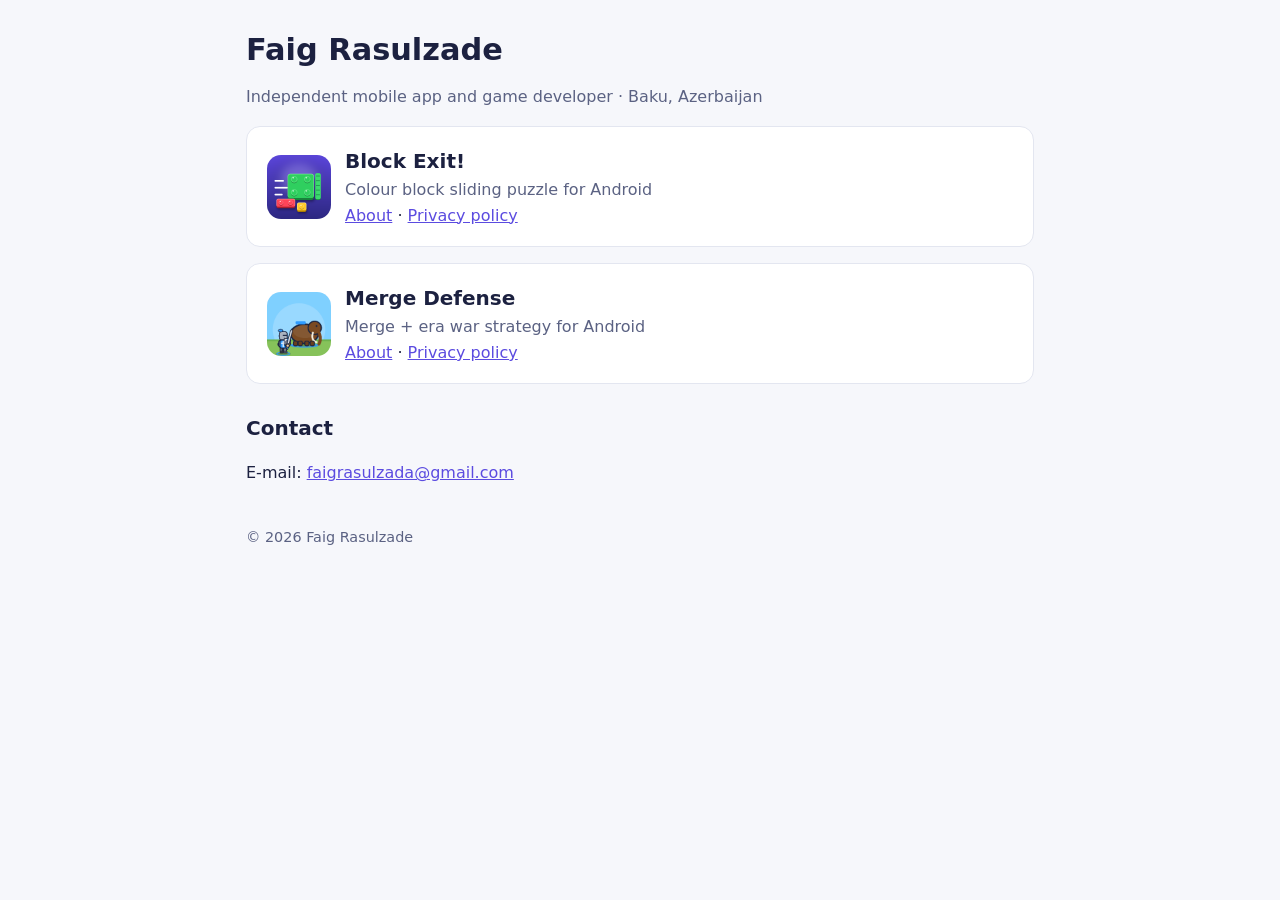
<file: index.html>
<!doctype html>
<html lang="en">
<head>
<meta charset="utf-8">
<meta name="viewport" content="width=device-width, initial-scale=1">
<title>Faig Rasulzade – Apps &amp; Games</title>
<meta name="description" content="Mobile apps and games by Faig Rasulzade, independent developer from Baku, Azerbaijan.">
<link rel="stylesheet" href="style.css">
</head>
<body>
<main>
<h1>Faig Rasulzade</h1>
<p class="muted">Independent mobile app and game developer · Baku, Azerbaijan</p>
<div class="card">
  <div class="app"><img src="blockexit/icon.png" alt="Block Exit! icon">
    <div><h2 style="margin:0">Block Exit!</h2>
    <div class="muted">Colour block sliding puzzle for Android</div>
    <a href="blockexit/">About</a> · <a href="blockexit/privacy.html">Privacy policy</a></div>
  </div>
</div>
<div class="card">
  <div class="app"><img src="mergedefense/icon.png" alt="Merge Defense icon">
    <div><h2 style="margin:0">Merge Defense</h2>
    <div class="muted">Merge + era war strategy for Android</div>
    <a href="mergedefense/">About</a> · <a href="mergedefense/privacy.html">Privacy policy</a></div>
  </div>
</div>
<h2>Contact</h2>
<p>E-mail: <a href="mailto:faigrasulzada@gmail.com">faigrasulzada@gmail.com</a></p>
<footer class="muted">© 2026 Faig Rasulzade</footer>
</main>
</body>
</html>
</file>
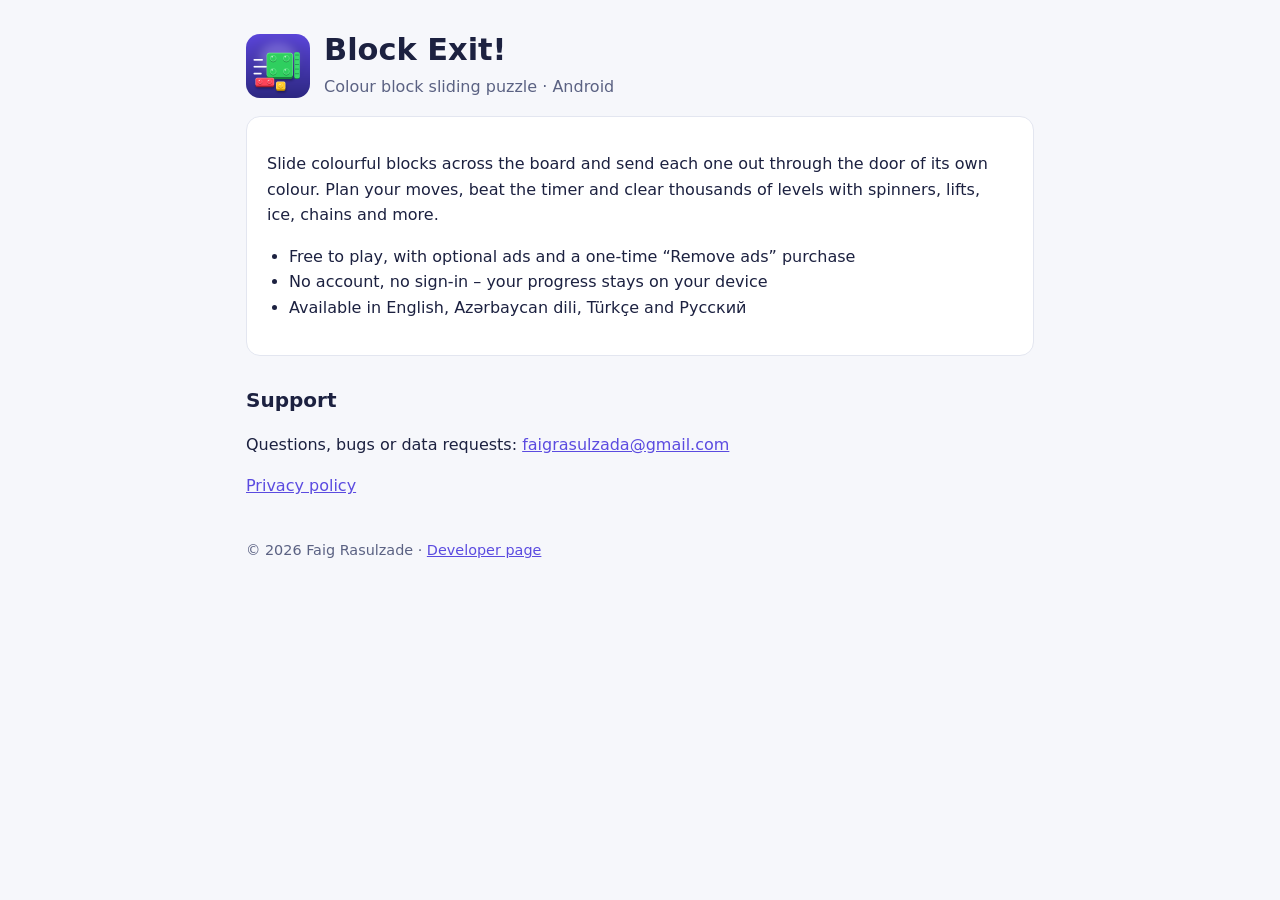
<file: blockexit/index.html>
<!doctype html>
<html lang="en">
<head>
<meta charset="utf-8">
<meta name="viewport" content="width=device-width, initial-scale=1">
<title>Block Exit! – Colour Block Puzzle</title>
<meta name="description" content="Block Exit! – slide colourful blocks out through doors of the same colour. A puzzle game for Android.">
<link rel="stylesheet" href="../style.css">
</head>
<body>
<main>
<div class="app"><img src="icon.png" alt="Block Exit! icon"><div><h1>Block Exit!</h1><div class="muted">Colour block sliding puzzle · Android</div></div></div>
<div class="card">
<p>Slide colourful blocks across the board and send each one out through the door of its own colour. Plan your moves, beat the timer and clear thousands of levels with spinners, lifts, ice, chains and more.</p>
<ul>
<li>Free to play, with optional ads and a one-time “Remove ads” purchase</li>
<li>No account, no sign-in – your progress stays on your device</li>
<li>Available in English, Azərbaycan dili, Türkçe and Русский</li>
</ul>
</div>
<h2>Support</h2>
<p>Questions, bugs or data requests: <a href="mailto:faigrasulzada@gmail.com">faigrasulzada@gmail.com</a></p>
<p><a href="privacy.html">Privacy policy</a></p>
<footer class="muted">© 2026 Faig Rasulzade · <a href="../">Developer page</a></footer>
</main>
</body>
</html>
</file>
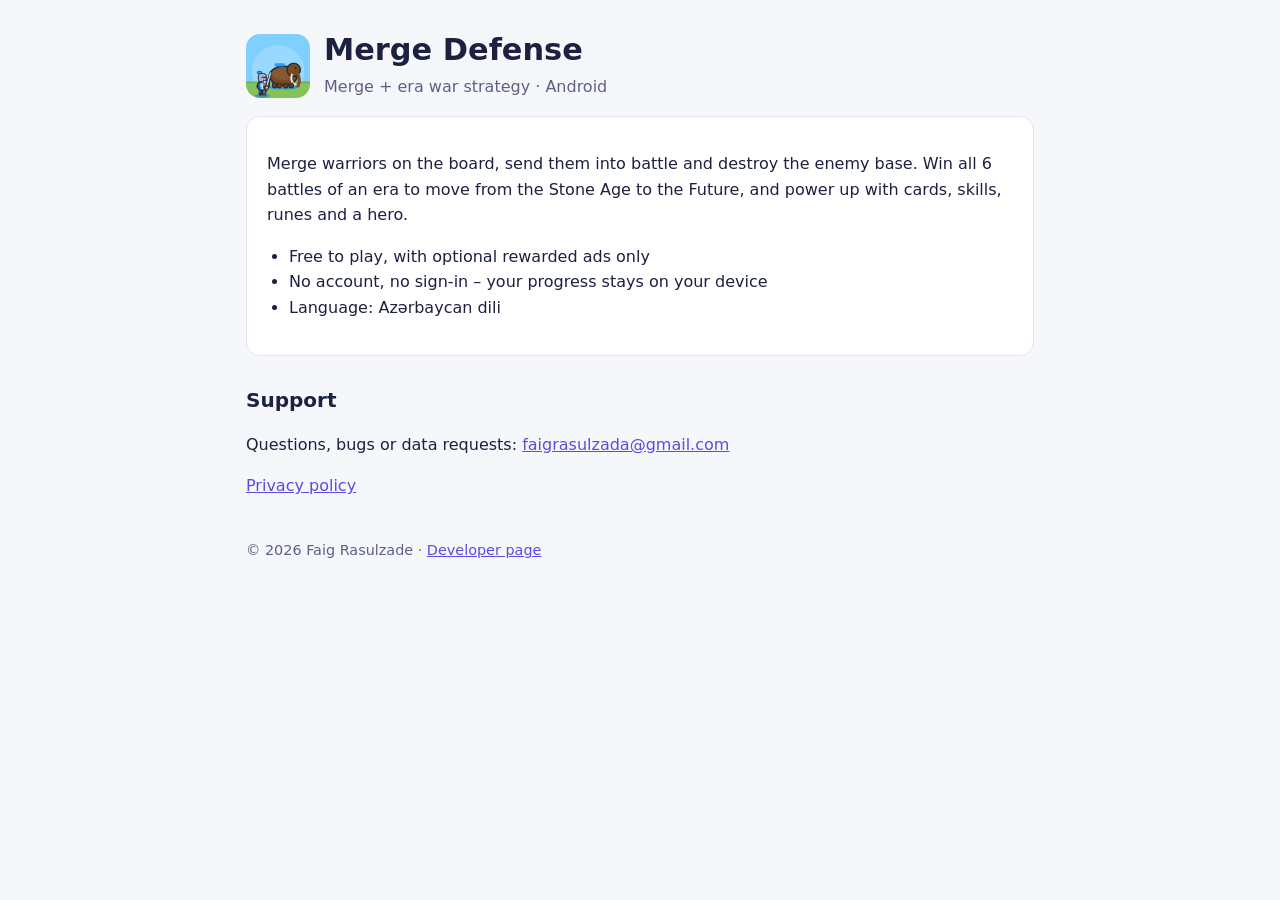
<file: mergedefense/index.html>
<!doctype html>
<html lang="en">
<head>
<meta charset="utf-8">
<meta name="viewport" content="width=device-width, initial-scale=1">
<title>Merge Defense – Merge &amp; Era War</title>
<meta name="description" content="Merge Defense – merge warriors and conquer the eras. A strategy game for Android.">
<link rel="stylesheet" href="../style.css">
</head>
<body>
<main>
<div class="app"><img src="icon.png" alt="Merge Defense icon"><div><h1>Merge Defense</h1><div class="muted">Merge + era war strategy · Android</div></div></div>
<div class="card">
<p>Merge warriors on the board, send them into battle and destroy the enemy base. Win all 6 battles of an era to move from the Stone Age to the Future, and power up with cards, skills, runes and a hero.</p>
<ul>
<li>Free to play, with optional rewarded ads only</li>
<li>No account, no sign-in – your progress stays on your device</li>
<li>Language: Azərbaycan dili</li>
</ul>
</div>
<h2>Support</h2>
<p>Questions, bugs or data requests: <a href="mailto:faigrasulzada@gmail.com">faigrasulzada@gmail.com</a></p>
<p><a href="privacy.html">Privacy policy</a></p>
<footer class="muted">© 2026 Faig Rasulzade · <a href="../">Developer page</a></footer>
</main>
</body>
</html>
</file>
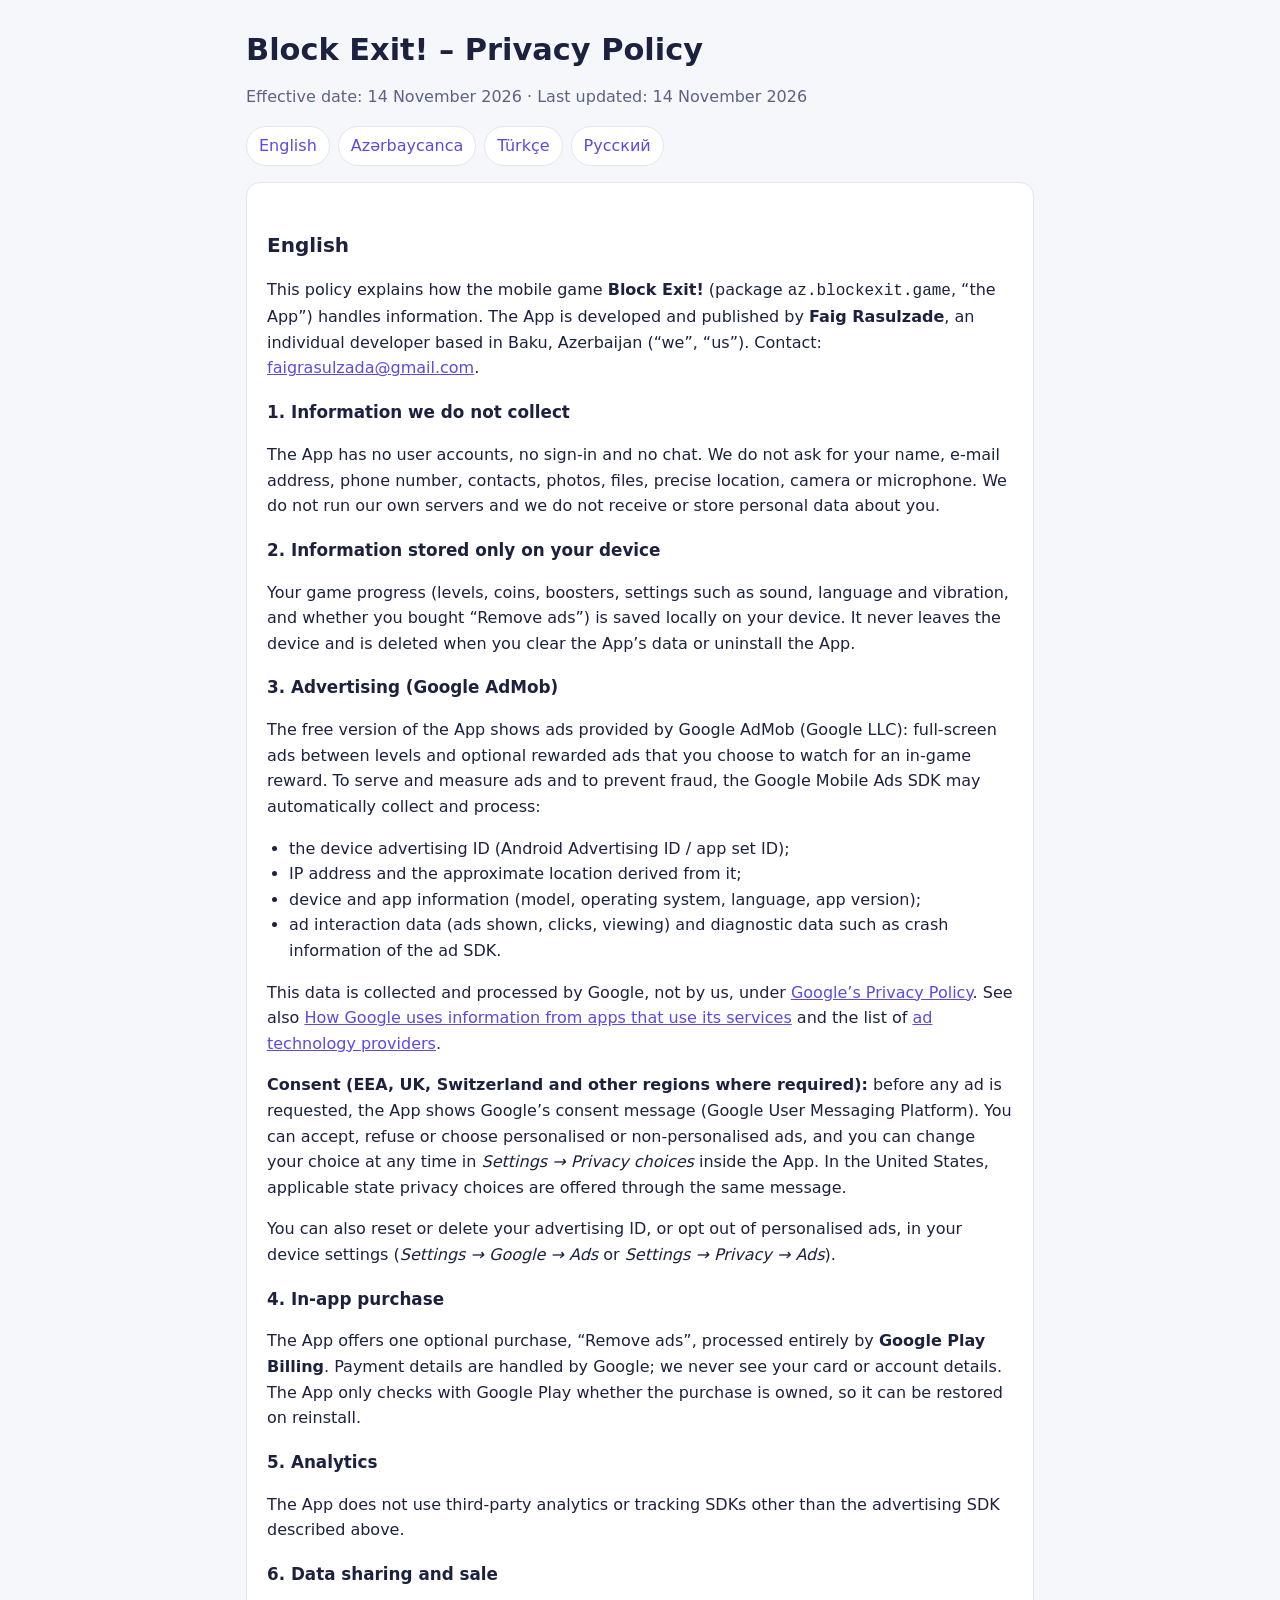
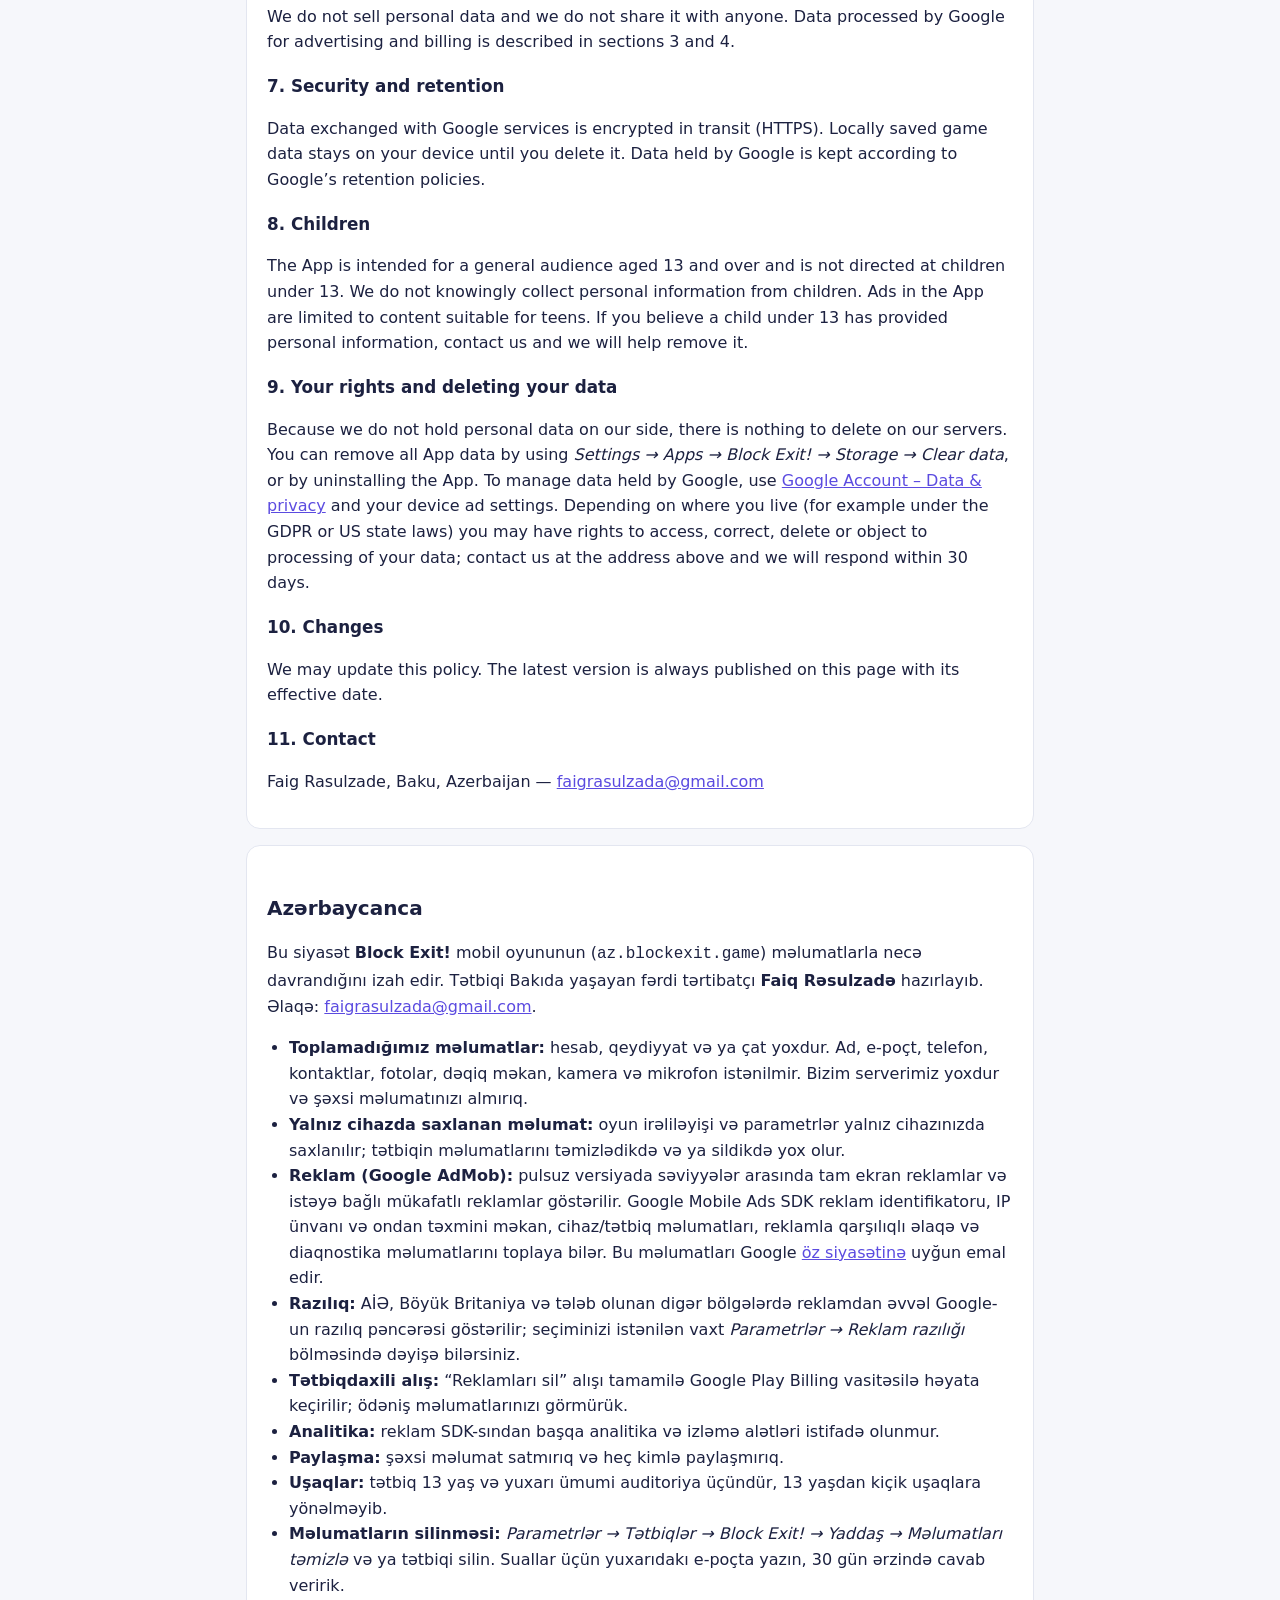
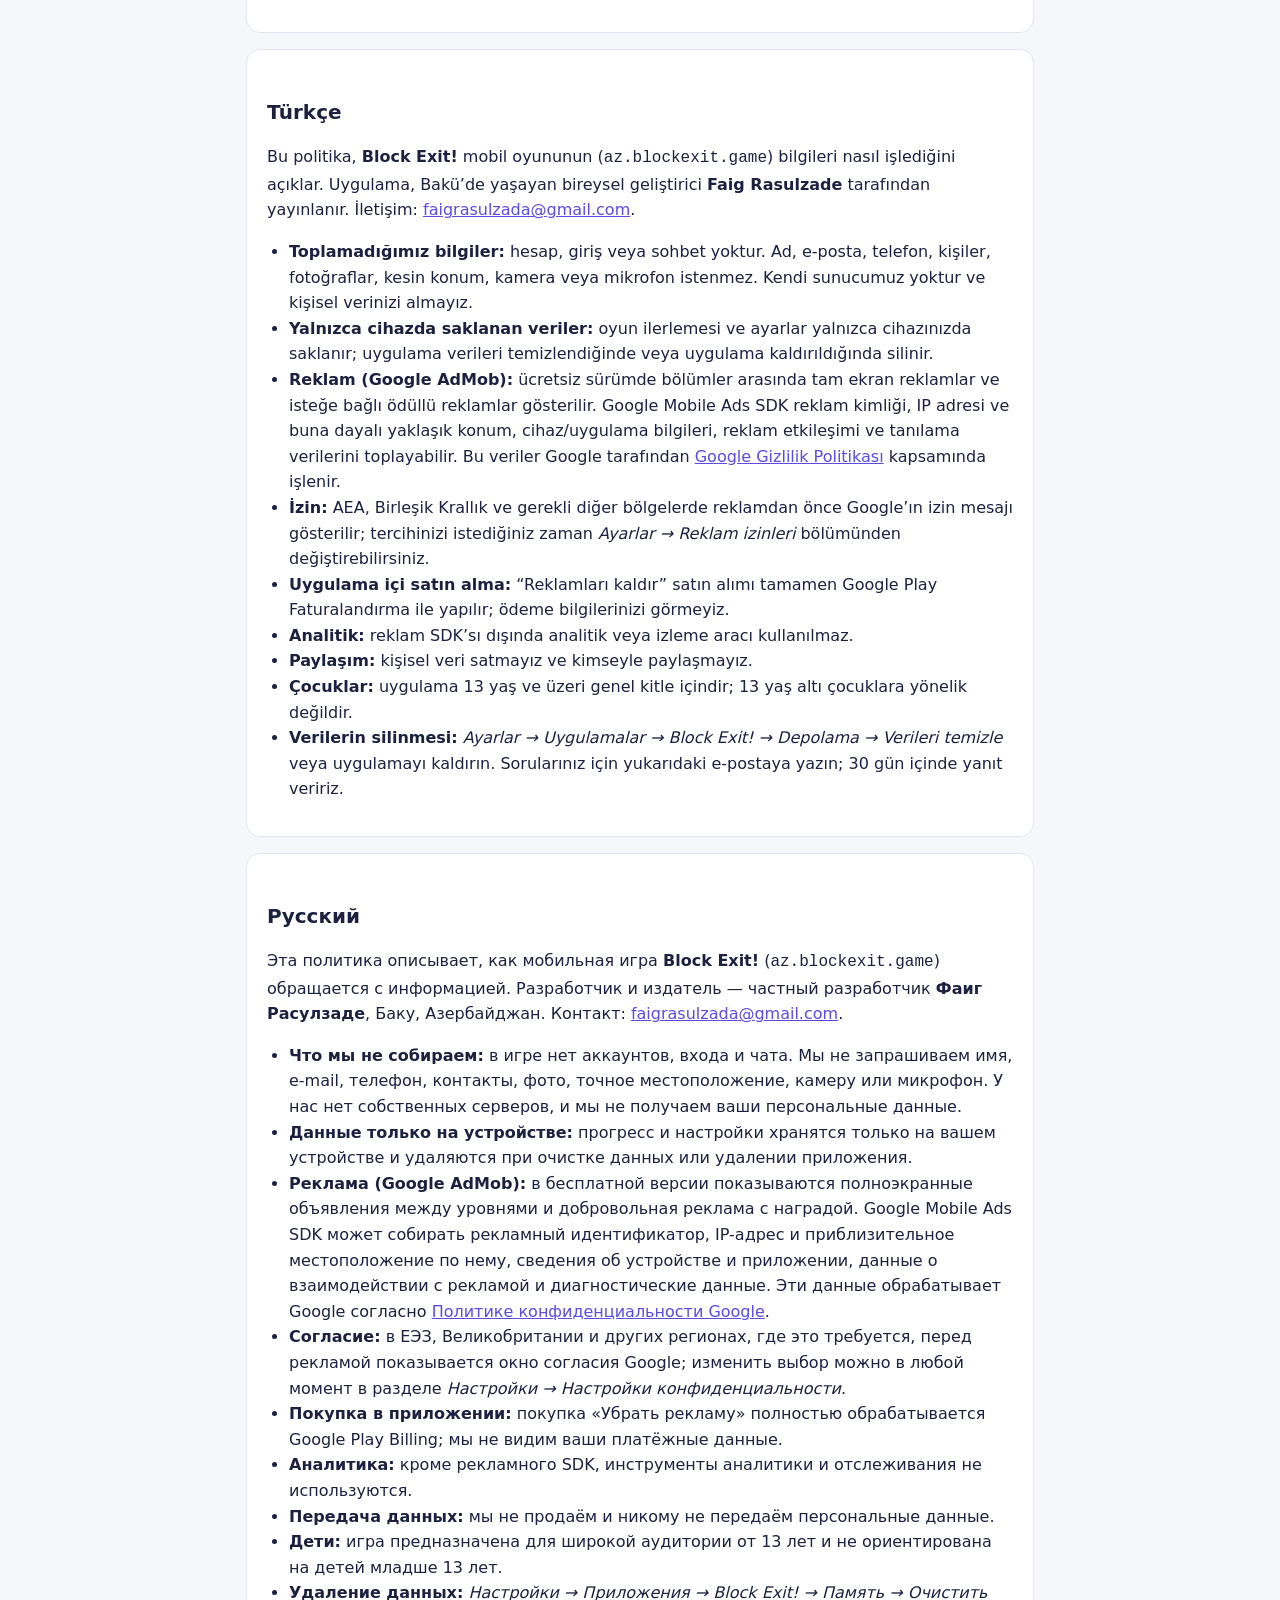
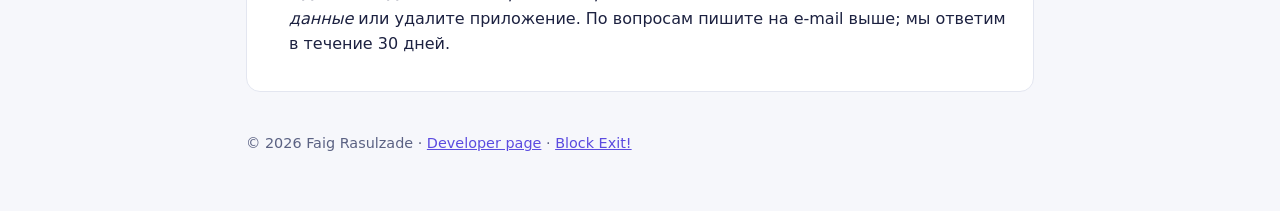
<file: blockexit/privacy.html>
<!doctype html>
<html lang="en">
<head>
<meta charset="utf-8">
<meta name="viewport" content="width=device-width, initial-scale=1">
<title>Block Exit! – Privacy Policy</title>
<meta name="description" content="Privacy policy of the Block Exit! puzzle game for Android.">
<link rel="stylesheet" href="../style.css">
</head>
<body>
<main>
<h1>Block Exit! – Privacy Policy</h1>
<p class="muted">Effective date: 14 November 2026 · Last updated: 14 November 2026</p>
<nav class="lang"><a href="#en">English</a><a href="#az">Azərbaycanca</a><a href="#tr">Türkçe</a><a href="#ru">Русский</a></nav>

<section id="en" class="card">
<h2>English</h2>
<p>This policy explains how the mobile game <strong>Block Exit!</strong> (package <code>az.blockexit.game</code>, “the App”) handles information. The App is developed and published by <strong>Faig Rasulzade</strong>, an individual developer based in Baku, Azerbaijan (“we”, “us”). Contact: <a href="mailto:faigrasulzada@gmail.com">faigrasulzada@gmail.com</a>.</p>

<h3>1. Information we do not collect</h3>
<p>The App has no user accounts, no sign-in and no chat. We do not ask for your name, e-mail address, phone number, contacts, photos, files, precise location, camera or microphone. We do not run our own servers and we do not receive or store personal data about you.</p>

<h3>2. Information stored only on your device</h3>
<p>Your game progress (levels, coins, boosters, settings such as sound, language and vibration, and whether you bought “Remove ads”) is saved locally on your device. It never leaves the device and is deleted when you clear the App’s data or uninstall the App.</p>

<h3>3. Advertising (Google AdMob)</h3>
<p>The free version of the App shows ads provided by Google AdMob (Google LLC): full-screen ads between levels and optional rewarded ads that you choose to watch for an in-game reward. To serve and measure ads and to prevent fraud, the Google Mobile Ads SDK may automatically collect and process:</p>
<ul>
<li>the device advertising ID (Android Advertising ID / app set ID);</li>
<li>IP address and the approximate location derived from it;</li>
<li>device and app information (model, operating system, language, app version);</li>
<li>ad interaction data (ads shown, clicks, viewing) and diagnostic data such as crash information of the ad SDK.</li>
</ul>
<p>This data is collected and processed by Google, not by us, under <a href="https://policies.google.com/privacy" target="_blank" rel="noopener">Google’s Privacy Policy</a>. See also <a href="https://policies.google.com/technologies/partner-sites" target="_blank" rel="noopener">How Google uses information from apps that use its services</a> and the list of <a href="https://support.google.com/admob/answer/9012903" target="_blank" rel="noopener">ad technology providers</a>.</p>
<p><strong>Consent (EEA, UK, Switzerland and other regions where required):</strong> before any ad is requested, the App shows Google’s consent message (Google User Messaging Platform). You can accept, refuse or choose personalised or non-personalised ads, and you can change your choice at any time in <em>Settings → Privacy choices</em> inside the App. In the United States, applicable state privacy choices are offered through the same message.</p>
<p>You can also reset or delete your advertising ID, or opt out of personalised ads, in your device settings (<em>Settings → Google → Ads</em> or <em>Settings → Privacy → Ads</em>).</p>

<h3>4. In-app purchase</h3>
<p>The App offers one optional purchase, “Remove ads”, processed entirely by <strong>Google Play Billing</strong>. Payment details are handled by Google; we never see your card or account details. The App only checks with Google Play whether the purchase is owned, so it can be restored on reinstall.</p>

<h3>5. Analytics</h3>
<p>The App does not use third-party analytics or tracking SDKs other than the advertising SDK described above.</p>

<h3>6. Data sharing and sale</h3>
<p>We do not sell personal data and we do not share it with anyone. Data processed by Google for advertising and billing is described in sections 3 and 4.</p>

<h3>7. Security and retention</h3>
<p>Data exchanged with Google services is encrypted in transit (HTTPS). Locally saved game data stays on your device until you delete it. Data held by Google is kept according to Google’s retention policies.</p>

<h3>8. Children</h3>
<p>The App is intended for a general audience aged 13 and over and is not directed at children under 13. We do not knowingly collect personal information from children. Ads in the App are limited to content suitable for teens. If you believe a child under 13 has provided personal information, contact us and we will help remove it.</p>

<h3>9. Your rights and deleting your data</h3>
<p>Because we do not hold personal data on our side, there is nothing to delete on our servers. You can remove all App data by using <em>Settings → Apps → Block Exit! → Storage → Clear data</em>, or by uninstalling the App. To manage data held by Google, use <a href="https://myaccount.google.com/data-and-privacy" target="_blank" rel="noopener">Google Account – Data &amp; privacy</a> and your device ad settings. Depending on where you live (for example under the GDPR or US state laws) you may have rights to access, correct, delete or object to processing of your data; contact us at the address above and we will respond within 30 days.</p>

<h3>10. Changes</h3>
<p>We may update this policy. The latest version is always published on this page with its effective date.</p>

<h3>11. Contact</h3>
<p>Faig Rasulzade, Baku, Azerbaijan — <a href="mailto:faigrasulzada@gmail.com">faigrasulzada@gmail.com</a></p>
</section>

<section id="az" class="card" lang="az">
<h2>Azərbaycanca</h2>
<p>Bu siyasət <strong>Block Exit!</strong> mobil oyununun (<code>az.blockexit.game</code>) məlumatlarla necə davrandığını izah edir. Tətbiqi Bakıda yaşayan fərdi tərtibatçı <strong>Faiq Rəsulzadə</strong> hazırlayıb. Əlaqə: <a href="mailto:faigrasulzada@gmail.com">faigrasulzada@gmail.com</a>.</p>
<ul>
<li><strong>Toplamadığımız məlumatlar:</strong> hesab, qeydiyyat və ya çat yoxdur. Ad, e-poçt, telefon, kontaktlar, fotolar, dəqiq məkan, kamera və mikrofon istənilmir. Bizim serverimiz yoxdur və şəxsi məlumatınızı almırıq.</li>
<li><strong>Yalnız cihazda saxlanan məlumat:</strong> oyun irəliləyişi və parametrlər yalnız cihazınızda saxlanılır; tətbiqin məlumatlarını təmizlədikdə və ya sildikdə yox olur.</li>
<li><strong>Reklam (Google AdMob):</strong> pulsuz versiyada səviyyələr arasında tam ekran reklamlar və istəyə bağlı mükafatlı reklamlar göstərilir. Google Mobile Ads SDK reklam identifikatoru, IP ünvanı və ondan təxmini məkan, cihaz/tətbiq məlumatları, reklamla qarşılıqlı əlaqə və diaqnostika məlumatlarını toplaya bilər. Bu məlumatları Google <a href="https://policies.google.com/privacy" target="_blank" rel="noopener">öz siyasətinə</a> uyğun emal edir.</li>
<li><strong>Razılıq:</strong> AİƏ, Böyük Britaniya və tələb olunan digər bölgələrdə reklamdan əvvəl Google-un razılıq pəncərəsi göstərilir; seçiminizi istənilən vaxt <em>Parametrlər → Reklam razılığı</em> bölməsində dəyişə bilərsiniz.</li>
<li><strong>Tətbiqdaxili alış:</strong> “Reklamları sil” alışı tamamilə Google Play Billing vasitəsilə həyata keçirilir; ödəniş məlumatlarınızı görmürük.</li>
<li><strong>Analitika:</strong> reklam SDK-sından başqa analitika və izləmə alətləri istifadə olunmur.</li>
<li><strong>Paylaşma:</strong> şəxsi məlumat satmırıq və heç kimlə paylaşmırıq.</li>
<li><strong>Uşaqlar:</strong> tətbiq 13 yaş və yuxarı ümumi auditoriya üçündür, 13 yaşdan kiçik uşaqlara yönəlməyib.</li>
<li><strong>Məlumatların silinməsi:</strong> <em>Parametrlər → Tətbiqlər → Block Exit! → Yaddaş → Məlumatları təmizlə</em> və ya tətbiqi silin. Suallar üçün yuxarıdakı e-poçta yazın, 30 gün ərzində cavab veririk.</li>
</ul>
</section>

<section id="tr" class="card" lang="tr">
<h2>Türkçe</h2>
<p>Bu politika, <strong>Block Exit!</strong> mobil oyununun (<code>az.blockexit.game</code>) bilgileri nasıl işlediğini açıklar. Uygulama, Bakü’de yaşayan bireysel geliştirici <strong>Faig Rasulzade</strong> tarafından yayınlanır. İletişim: <a href="mailto:faigrasulzada@gmail.com">faigrasulzada@gmail.com</a>.</p>
<ul>
<li><strong>Toplamadığımız bilgiler:</strong> hesap, giriş veya sohbet yoktur. Ad, e-posta, telefon, kişiler, fotoğraflar, kesin konum, kamera veya mikrofon istenmez. Kendi sunucumuz yoktur ve kişisel verinizi almayız.</li>
<li><strong>Yalnızca cihazda saklanan veriler:</strong> oyun ilerlemesi ve ayarlar yalnızca cihazınızda saklanır; uygulama verileri temizlendiğinde veya uygulama kaldırıldığında silinir.</li>
<li><strong>Reklam (Google AdMob):</strong> ücretsiz sürümde bölümler arasında tam ekran reklamlar ve isteğe bağlı ödüllü reklamlar gösterilir. Google Mobile Ads SDK reklam kimliği, IP adresi ve buna dayalı yaklaşık konum, cihaz/uygulama bilgileri, reklam etkileşimi ve tanılama verilerini toplayabilir. Bu veriler Google tarafından <a href="https://policies.google.com/privacy" target="_blank" rel="noopener">Google Gizlilik Politikası</a> kapsamında işlenir.</li>
<li><strong>İzin:</strong> AEA, Birleşik Krallık ve gerekli diğer bölgelerde reklamdan önce Google’ın izin mesajı gösterilir; tercihinizi istediğiniz zaman <em>Ayarlar → Reklam izinleri</em> bölümünden değiştirebilirsiniz.</li>
<li><strong>Uygulama içi satın alma:</strong> “Reklamları kaldır” satın alımı tamamen Google Play Faturalandırma ile yapılır; ödeme bilgilerinizi görmeyiz.</li>
<li><strong>Analitik:</strong> reklam SDK’sı dışında analitik veya izleme aracı kullanılmaz.</li>
<li><strong>Paylaşım:</strong> kişisel veri satmayız ve kimseyle paylaşmayız.</li>
<li><strong>Çocuklar:</strong> uygulama 13 yaş ve üzeri genel kitle içindir; 13 yaş altı çocuklara yönelik değildir.</li>
<li><strong>Verilerin silinmesi:</strong> <em>Ayarlar → Uygulamalar → Block Exit! → Depolama → Verileri temizle</em> veya uygulamayı kaldırın. Sorularınız için yukarıdaki e-postaya yazın; 30 gün içinde yanıt veririz.</li>
</ul>
</section>

<section id="ru" class="card" lang="ru">
<h2>Русский</h2>
<p>Эта политика описывает, как мобильная игра <strong>Block Exit!</strong> (<code>az.blockexit.game</code>) обращается с информацией. Разработчик и издатель — частный разработчик <strong>Фаиг Расулзаде</strong>, Баку, Азербайджан. Контакт: <a href="mailto:faigrasulzada@gmail.com">faigrasulzada@gmail.com</a>.</p>
<ul>
<li><strong>Что мы не собираем:</strong> в игре нет аккаунтов, входа и чата. Мы не запрашиваем имя, e-mail, телефон, контакты, фото, точное местоположение, камеру или микрофон. У нас нет собственных серверов, и мы не получаем ваши персональные данные.</li>
<li><strong>Данные только на устройстве:</strong> прогресс и настройки хранятся только на вашем устройстве и удаляются при очистке данных или удалении приложения.</li>
<li><strong>Реклама (Google AdMob):</strong> в бесплатной версии показываются полноэкранные объявления между уровнями и добровольная реклама с наградой. Google Mobile Ads SDK может собирать рекламный идентификатор, IP-адрес и приблизительное местоположение по нему, сведения об устройстве и приложении, данные о взаимодействии с рекламой и диагностические данные. Эти данные обрабатывает Google согласно <a href="https://policies.google.com/privacy" target="_blank" rel="noopener">Политике конфиденциальности Google</a>.</li>
<li><strong>Согласие:</strong> в ЕЭЗ, Великобритании и других регионах, где это требуется, перед рекламой показывается окно согласия Google; изменить выбор можно в любой момент в разделе <em>Настройки → Настройки конфиденциальности</em>.</li>
<li><strong>Покупка в приложении:</strong> покупка «Убрать рекламу» полностью обрабатывается Google Play Billing; мы не видим ваши платёжные данные.</li>
<li><strong>Аналитика:</strong> кроме рекламного SDK, инструменты аналитики и отслеживания не используются.</li>
<li><strong>Передача данных:</strong> мы не продаём и никому не передаём персональные данные.</li>
<li><strong>Дети:</strong> игра предназначена для широкой аудитории от 13 лет и не ориентирована на детей младше 13 лет.</li>
<li><strong>Удаление данных:</strong> <em>Настройки → Приложения → Block Exit! → Память → Очистить данные</em> или удалите приложение. По вопросам пишите на e-mail выше; мы ответим в течение 30 дней.</li>
</ul>
</section>

<footer class="muted">© 2026 Faig Rasulzade · <a href="../">Developer page</a> · <a href="./">Block Exit!</a></footer>
</main>
</body>
</html>
</file>
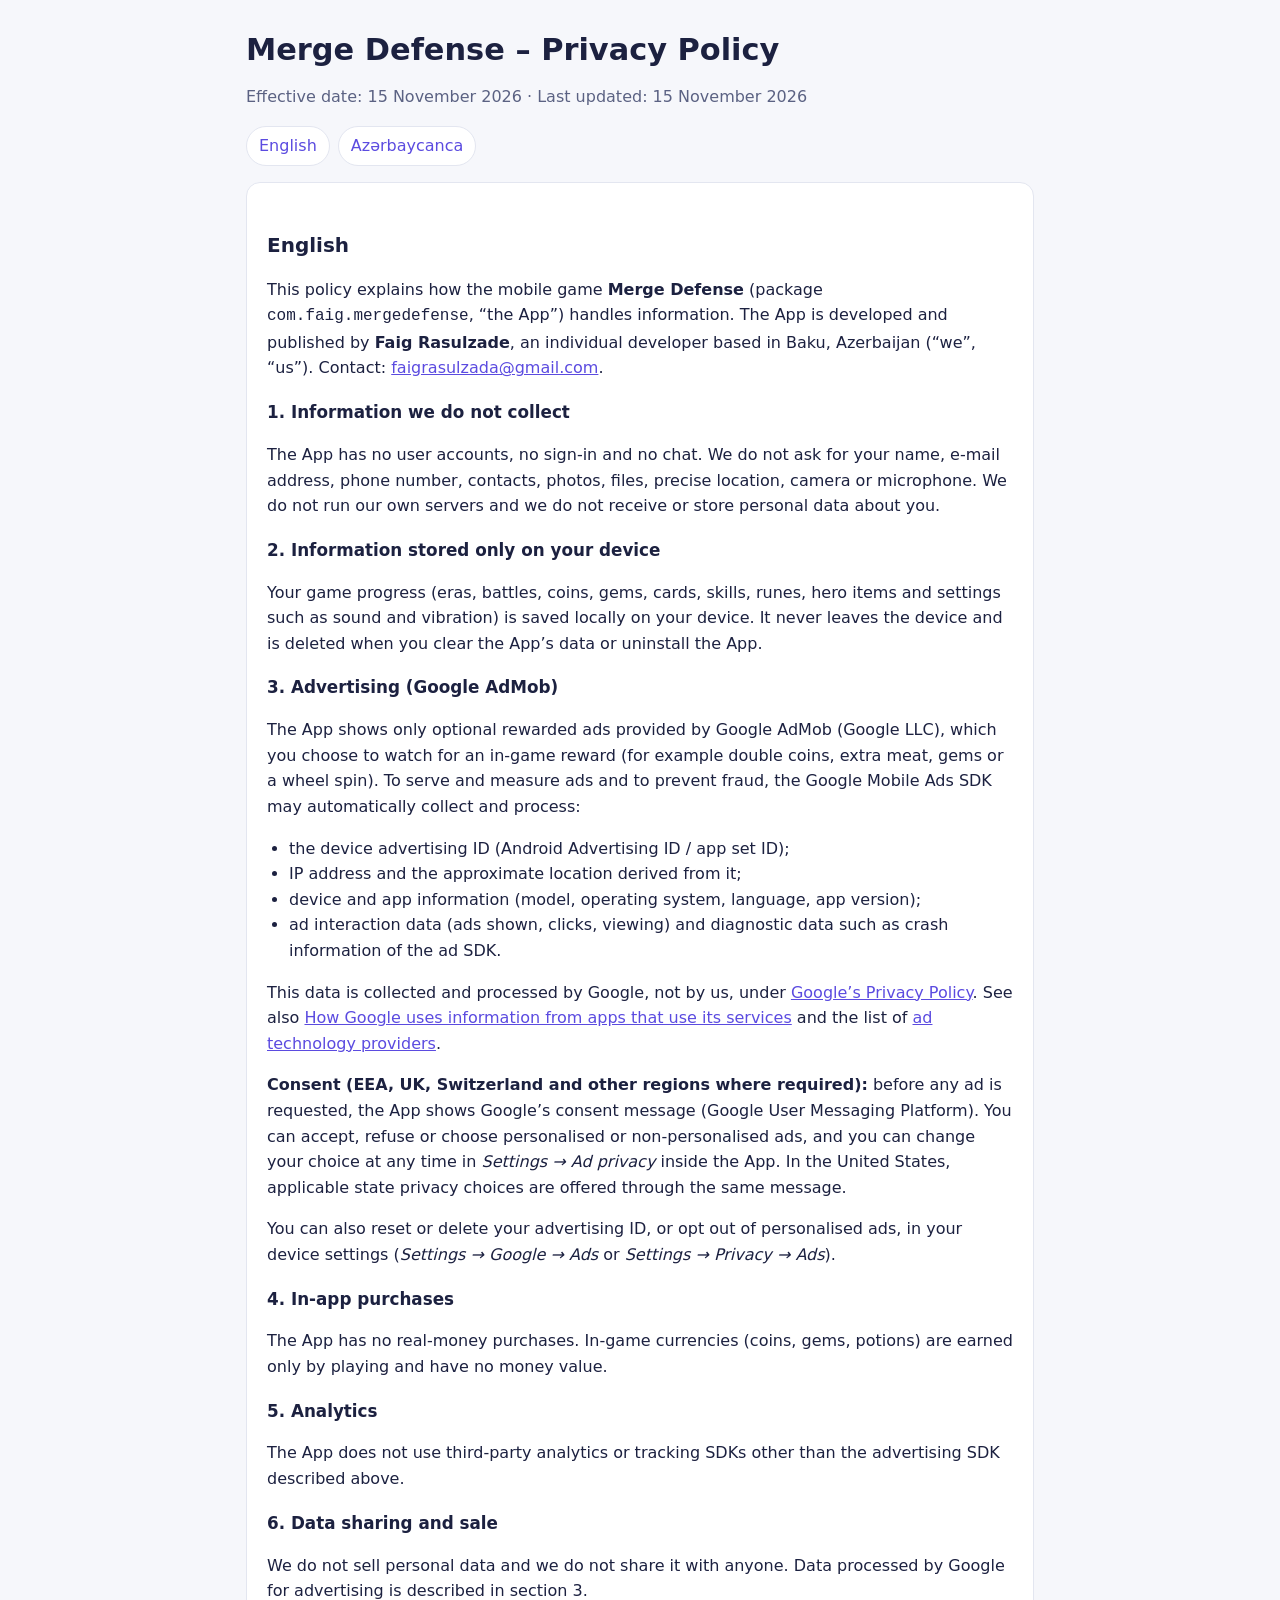
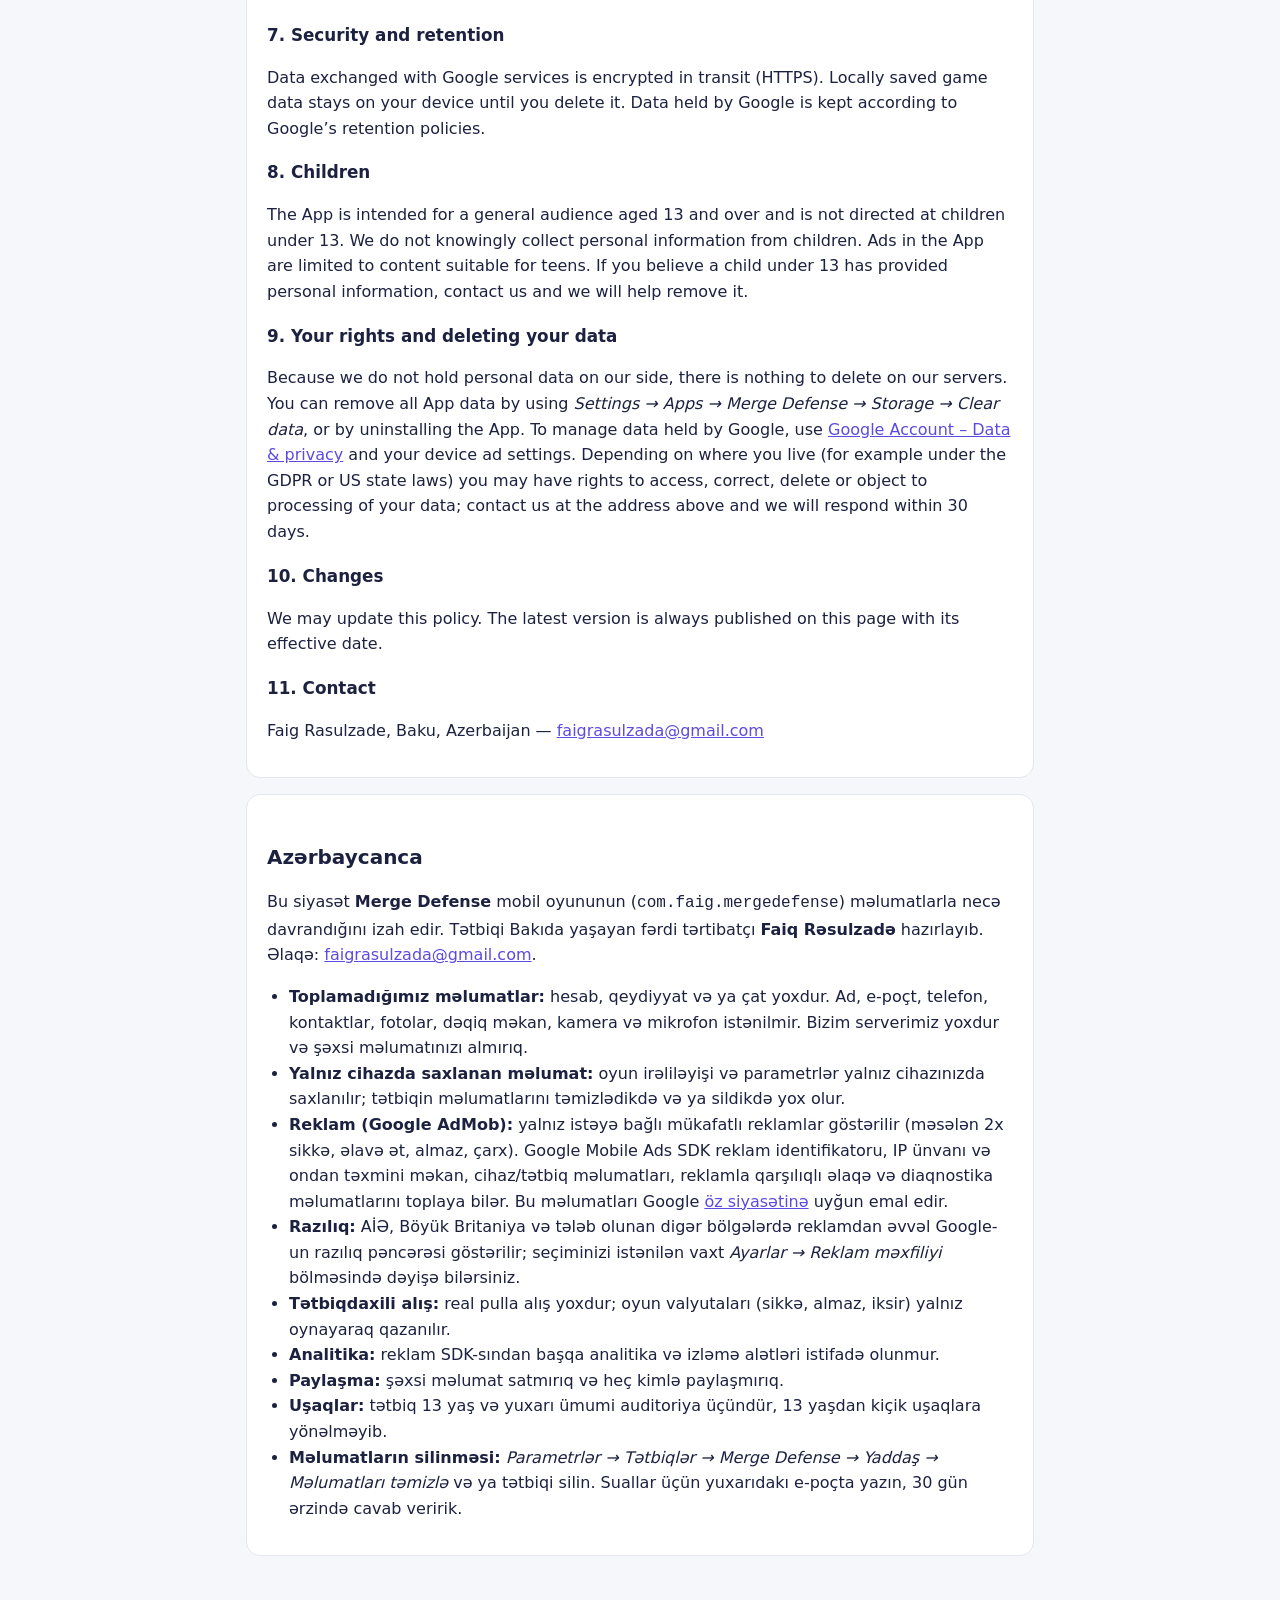
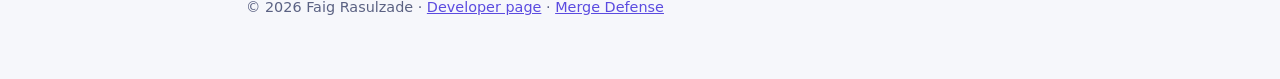
<file: mergedefense/privacy.html>
<!doctype html>
<html lang="en">
<head>
<meta charset="utf-8">
<meta name="viewport" content="width=device-width, initial-scale=1">
<title>Merge Defense – Privacy Policy</title>
<meta name="description" content="Privacy policy of the Merge Defense strategy game for Android.">
<link rel="stylesheet" href="../style.css">
</head>
<body>
<main>
<h1>Merge Defense – Privacy Policy</h1>
<p class="muted">Effective date: 15 November 2026 · Last updated: 15 November 2026</p>
<nav class="lang"><a href="#en">English</a><a href="#az">Azərbaycanca</a></nav>

<section id="en" class="card">
<h2>English</h2>
<p>This policy explains how the mobile game <strong>Merge Defense</strong> (package <code>com.faig.mergedefense</code>, “the App”) handles information. The App is developed and published by <strong>Faig Rasulzade</strong>, an individual developer based in Baku, Azerbaijan (“we”, “us”). Contact: <a href="mailto:faigrasulzada@gmail.com">faigrasulzada@gmail.com</a>.</p>

<h3>1. Information we do not collect</h3>
<p>The App has no user accounts, no sign-in and no chat. We do not ask for your name, e-mail address, phone number, contacts, photos, files, precise location, camera or microphone. We do not run our own servers and we do not receive or store personal data about you.</p>

<h3>2. Information stored only on your device</h3>
<p>Your game progress (eras, battles, coins, gems, cards, skills, runes, hero items and settings such as sound and vibration) is saved locally on your device. It never leaves the device and is deleted when you clear the App’s data or uninstall the App.</p>

<h3>3. Advertising (Google AdMob)</h3>
<p>The App shows only optional rewarded ads provided by Google AdMob (Google LLC), which you choose to watch for an in-game reward (for example double coins, extra meat, gems or a wheel spin). To serve and measure ads and to prevent fraud, the Google Mobile Ads SDK may automatically collect and process:</p>
<ul>
<li>the device advertising ID (Android Advertising ID / app set ID);</li>
<li>IP address and the approximate location derived from it;</li>
<li>device and app information (model, operating system, language, app version);</li>
<li>ad interaction data (ads shown, clicks, viewing) and diagnostic data such as crash information of the ad SDK.</li>
</ul>
<p>This data is collected and processed by Google, not by us, under <a href="https://policies.google.com/privacy" target="_blank" rel="noopener">Google’s Privacy Policy</a>. See also <a href="https://policies.google.com/technologies/partner-sites" target="_blank" rel="noopener">How Google uses information from apps that use its services</a> and the list of <a href="https://support.google.com/admob/answer/9012903" target="_blank" rel="noopener">ad technology providers</a>.</p>
<p><strong>Consent (EEA, UK, Switzerland and other regions where required):</strong> before any ad is requested, the App shows Google’s consent message (Google User Messaging Platform). You can accept, refuse or choose personalised or non-personalised ads, and you can change your choice at any time in <em>Settings → Ad privacy</em> inside the App. In the United States, applicable state privacy choices are offered through the same message.</p>
<p>You can also reset or delete your advertising ID, or opt out of personalised ads, in your device settings (<em>Settings → Google → Ads</em> or <em>Settings → Privacy → Ads</em>).</p>

<h3>4. In-app purchases</h3>
<p>The App has no real-money purchases. In-game currencies (coins, gems, potions) are earned only by playing and have no money value.</p>
<h3>5. Analytics</h3>
<p>The App does not use third-party analytics or tracking SDKs other than the advertising SDK described above.</p>

<h3>6. Data sharing and sale</h3>
<p>We do not sell personal data and we do not share it with anyone. Data processed by Google for advertising is described in section 3.</p>

<h3>7. Security and retention</h3>
<p>Data exchanged with Google services is encrypted in transit (HTTPS). Locally saved game data stays on your device until you delete it. Data held by Google is kept according to Google’s retention policies.</p>

<h3>8. Children</h3>
<p>The App is intended for a general audience aged 13 and over and is not directed at children under 13. We do not knowingly collect personal information from children. Ads in the App are limited to content suitable for teens. If you believe a child under 13 has provided personal information, contact us and we will help remove it.</p>

<h3>9. Your rights and deleting your data</h3>
<p>Because we do not hold personal data on our side, there is nothing to delete on our servers. You can remove all App data by using <em>Settings → Apps → Merge Defense → Storage → Clear data</em>, or by uninstalling the App. To manage data held by Google, use <a href="https://myaccount.google.com/data-and-privacy" target="_blank" rel="noopener">Google Account – Data &amp; privacy</a> and your device ad settings. Depending on where you live (for example under the GDPR or US state laws) you may have rights to access, correct, delete or object to processing of your data; contact us at the address above and we will respond within 30 days.</p>

<h3>10. Changes</h3>
<p>We may update this policy. The latest version is always published on this page with its effective date.</p>

<h3>11. Contact</h3>
<p>Faig Rasulzade, Baku, Azerbaijan — <a href="mailto:faigrasulzada@gmail.com">faigrasulzada@gmail.com</a></p>
</section>

<section id="az" class="card" lang="az">
<h2>Azərbaycanca</h2>
<p>Bu siyasət <strong>Merge Defense</strong> mobil oyununun (<code>com.faig.mergedefense</code>) məlumatlarla necə davrandığını izah edir. Tətbiqi Bakıda yaşayan fərdi tərtibatçı <strong>Faiq Rəsulzadə</strong> hazırlayıb. Əlaqə: <a href="mailto:faigrasulzada@gmail.com">faigrasulzada@gmail.com</a>.</p>
<ul>
<li><strong>Toplamadığımız məlumatlar:</strong> hesab, qeydiyyat və ya çat yoxdur. Ad, e-poçt, telefon, kontaktlar, fotolar, dəqiq məkan, kamera və mikrofon istənilmir. Bizim serverimiz yoxdur və şəxsi məlumatınızı almırıq.</li>
<li><strong>Yalnız cihazda saxlanan məlumat:</strong> oyun irəliləyişi və parametrlər yalnız cihazınızda saxlanılır; tətbiqin məlumatlarını təmizlədikdə və ya sildikdə yox olur.</li>
<li><strong>Reklam (Google AdMob):</strong> yalnız istəyə bağlı mükafatlı reklamlar göstərilir (məsələn 2x sikkə, əlavə ət, almaz, çarx). Google Mobile Ads SDK reklam identifikatoru, IP ünvanı və ondan təxmini məkan, cihaz/tətbiq məlumatları, reklamla qarşılıqlı əlaqə və diaqnostika məlumatlarını toplaya bilər. Bu məlumatları Google <a href="https://policies.google.com/privacy" target="_blank" rel="noopener">öz siyasətinə</a> uyğun emal edir.</li>
<li><strong>Razılıq:</strong> AİƏ, Böyük Britaniya və tələb olunan digər bölgələrdə reklamdan əvvəl Google-un razılıq pəncərəsi göstərilir; seçiminizi istənilən vaxt <em>Ayarlar → Reklam məxfiliyi</em> bölməsində dəyişə bilərsiniz.</li>
<li><strong>Tətbiqdaxili alış:</strong> real pulla alış yoxdur; oyun valyutaları (sikkə, almaz, iksir) yalnız oynayaraq qazanılır.</li>
<li><strong>Analitika:</strong> reklam SDK-sından başqa analitika və izləmə alətləri istifadə olunmur.</li>
<li><strong>Paylaşma:</strong> şəxsi məlumat satmırıq və heç kimlə paylaşmırıq.</li>
<li><strong>Uşaqlar:</strong> tətbiq 13 yaş və yuxarı ümumi auditoriya üçündür, 13 yaşdan kiçik uşaqlara yönəlməyib.</li>
<li><strong>Məlumatların silinməsi:</strong> <em>Parametrlər → Tətbiqlər → Merge Defense → Yaddaş → Məlumatları təmizlə</em> və ya tətbiqi silin. Suallar üçün yuxarıdakı e-poçta yazın, 30 gün ərzində cavab veririk.</li>
</ul>
</section>

<footer class="muted">© 2026 Faig Rasulzade · <a href="../">Developer page</a> · <a href="./">Merge Defense</a></footer>
</main>
</body>
</html>
</file>
<file: style.css>
:root{--bg:#f6f7fb;--card:#fff;--ink:#1c2140;--muted:#5b6283;--accent:#5b4be0;--line:#e3e6f0}
@media (prefers-color-scheme:dark){:root{--bg:#141729;--card:#1d2138;--ink:#eef0fa;--muted:#a3a9c8;--accent:#9d93ff;--line:#2c3150}}
*{box-sizing:border-box}body{margin:0;background:var(--bg);color:var(--ink);font:16px/1.6 system-ui,-apple-system,"Segoe UI",Roboto,sans-serif}
main{max-width:820px;margin:0 auto;padding:32px 16px 64px}h1{font-size:1.9rem;line-height:1.2;margin:0 0 6px}h2{font-size:1.25rem;margin:28px 0 8px}h3{font-size:1.05rem;margin:18px 0 6px}
.muted{color:var(--muted)}a{color:var(--accent)}.card{background:var(--card);border:1px solid var(--line);border-radius:14px;padding:18px 20px;margin:16px 0}
nav.lang{display:flex;gap:8px;flex-wrap:wrap;margin:16px 0}nav.lang a{padding:6px 12px;border:1px solid var(--line);border-radius:999px;text-decoration:none;background:var(--card)}
ul{padding-left:22px}table{border-collapse:collapse;width:100%;font-size:.95rem}td,th{border:1px solid var(--line);padding:8px;text-align:left;vertical-align:top}
.app{display:flex;gap:14px;align-items:center}.app img{width:64px;height:64px;border-radius:14px}footer{margin-top:40px;font-size:.9rem}
</file>
